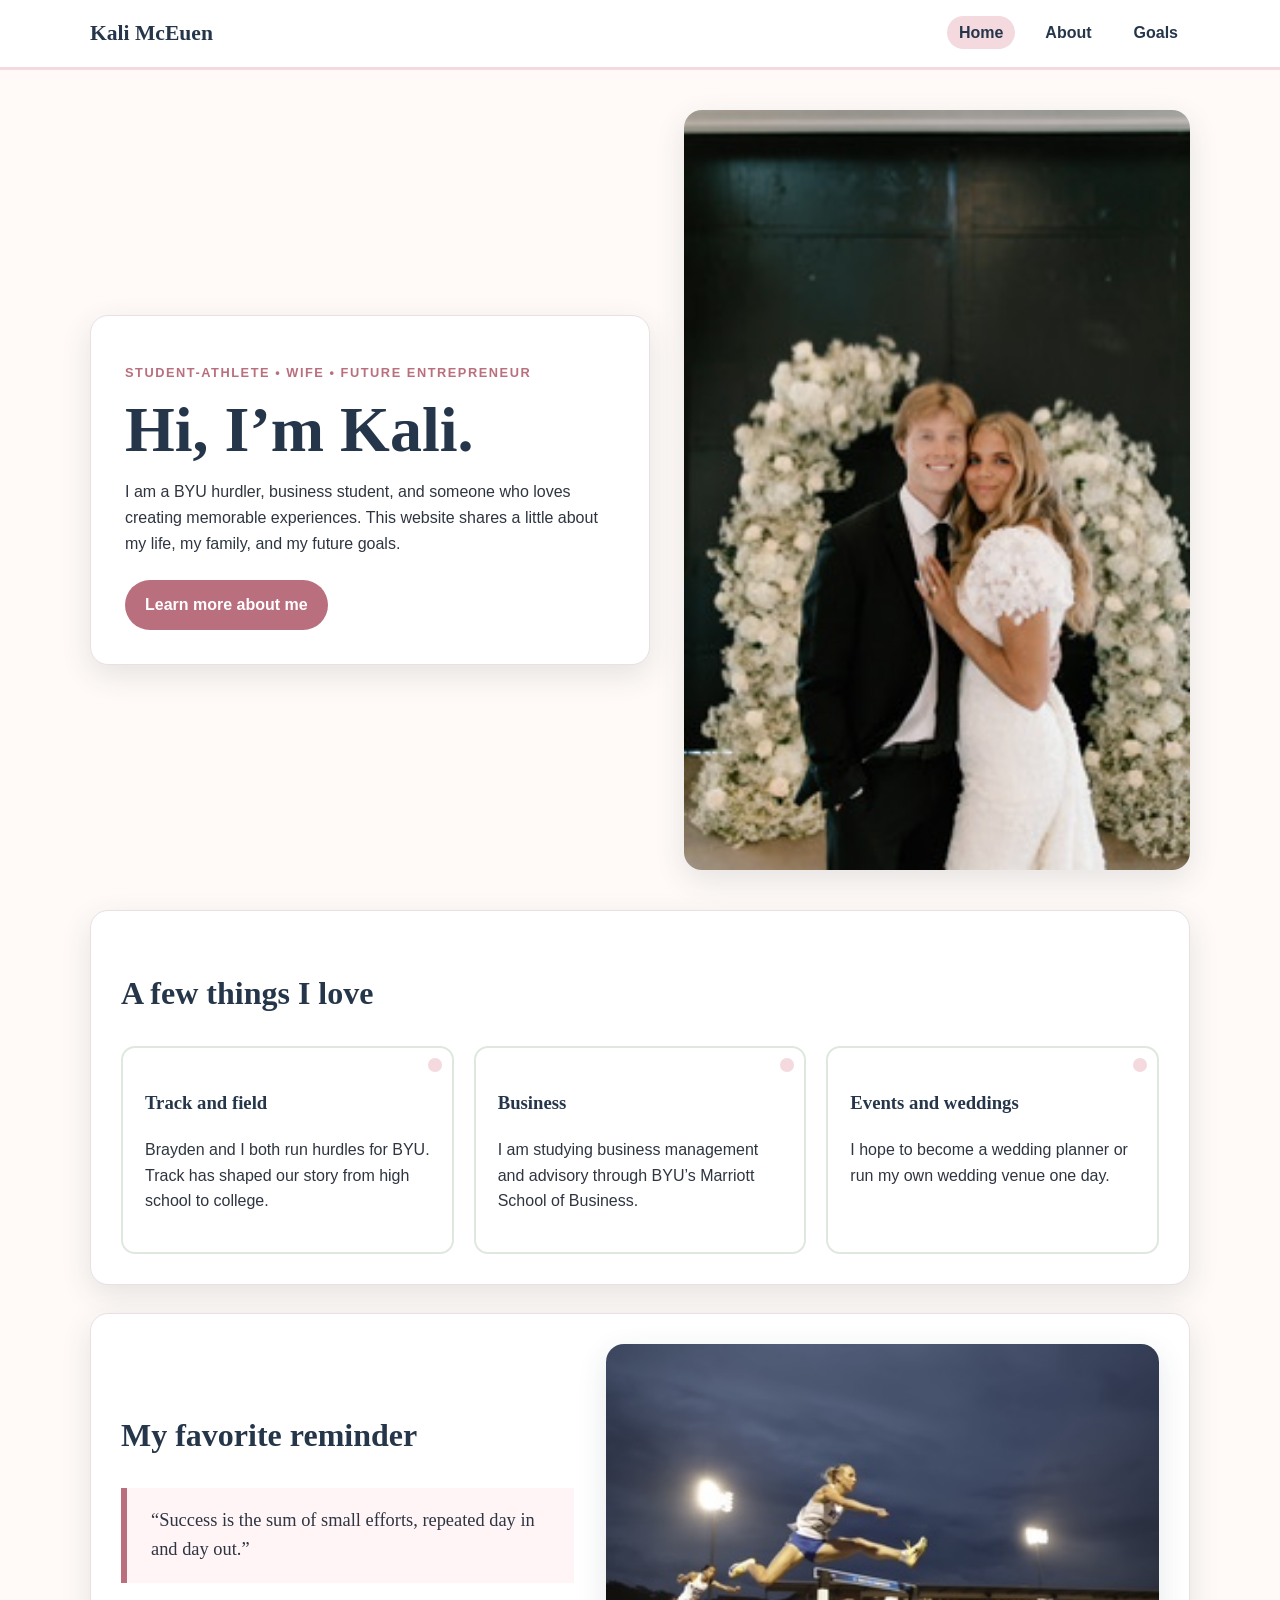
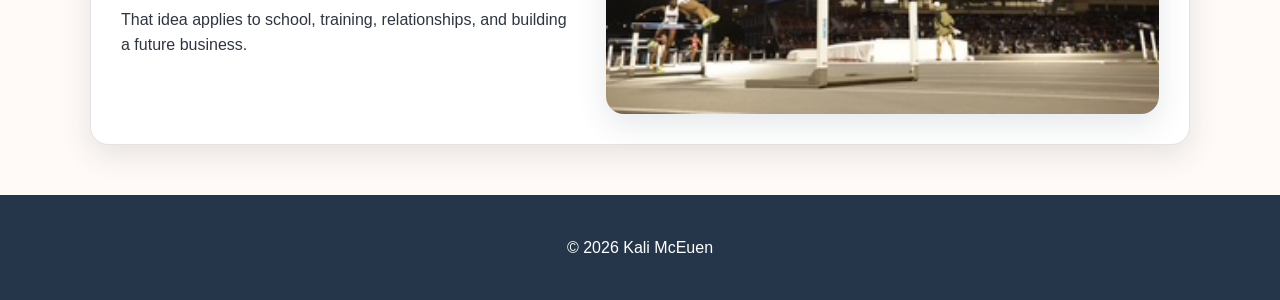
<file: index.html>
<!DOCTYPE html>
<html lang="en">
<head>
  <meta charset="UTF-8">
  <meta name="viewport" content="width=device-width, initial-scale=1.0">
  <meta name="description" content="Personal website for Kali McEuen, BYU student-athlete and future wedding entrepreneur.">
  <title>Kali McEuen | Home</title>
  <link rel="stylesheet" href="styles.css">
</head>
<body>
  <header>
    <div class="nav-wrap">
      <a class="logo" href="index.html">Kali McEuen</a>
      <nav aria-label="Main navigation">
        <ul>
          <li><a class="active" href="index.html">Home</a></li>
          <li><a href="about.html">About</a></li>
          <li><a href="goals.html">Goals</a></li>
        </ul>
      </nav>
    </div>
  </header>

  <section class="hero">
    <div class="hero-copy">
      <p class="eyebrow">Student-athlete • Wife • Future entrepreneur</p>
      <h1>Hi, I’m Kali.</h1>
      <p>I am a BYU hurdler, business student, and someone who loves creating memorable experiences. This website shares a little about my life, my family, and my future goals.</p>
      <a class="button" href="about.html">Learn more about me</a>
    </div>
    <img src="wedding.png" alt="Kali and Brayden dressed for their wedding">
  </section>

  <main>
    <section class="section">
      <h2>A few things I love</h2>
      <div class="cards">
        <article class="card">
          <h3>Track and field</h3>
          <p>Brayden and I both run hurdles for BYU. Track has shaped our story from high school to college.</p>
        </article>
        <article class="card">
          <h3>Business</h3>
          <p>I am studying business management and advisory through BYU’s Marriott School of Business.</p>
        </article>
        <article class="card">
          <h3>Events and weddings</h3>
          <p>I hope to become a wedding planner or run my own wedding venue one day.</p>
        </article>
      </div>
    </section>

    <section class="section two-column">
      <div>
        <h2>My favorite reminder</h2>
        <blockquote>“Success is the sum of small efforts, repeated day in and day out.”</blockquote>
        <p>That idea applies to school, training, relationships, and building a future business.</p>
      </div>
      <img class="feature-image" src="hurdles.png" alt="Kali competing in the hurdles at a track meet">
    </section>
  </main>

  <footer>
    <p>&copy; 2026 Kali McEuen</p>
  </footer>
</body>
</html>
</file>
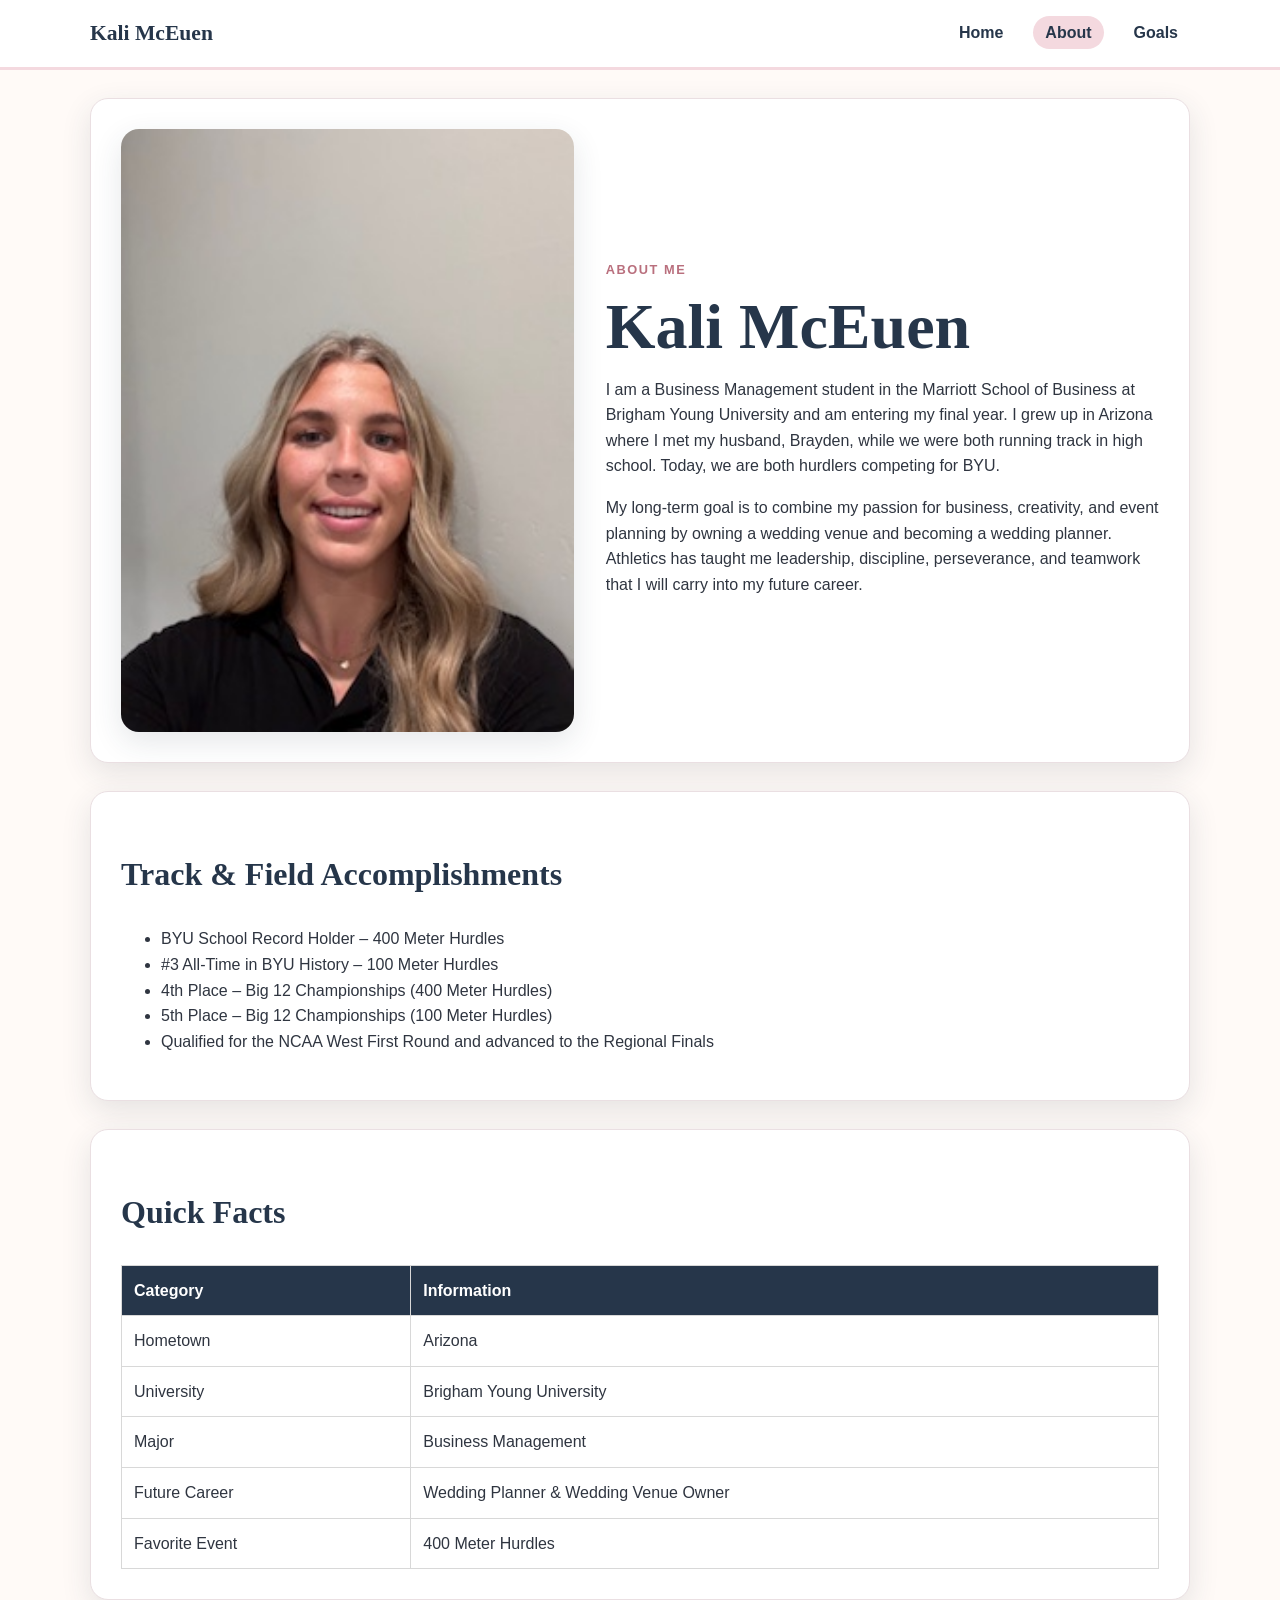
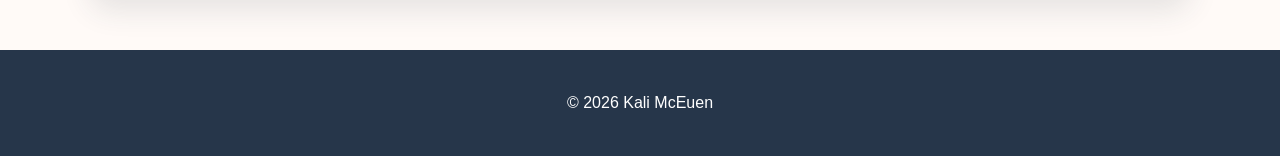
<file: about.html>
<!DOCTYPE html>
<html lang="en">
<head>
<meta charset="UTF-8">
<meta name="viewport" content="width=device-width, initial-scale=1.0">
<title>Kali McEuen | About</title>
<link rel="stylesheet" href="styles.css">
</head>
<body>

<header>
<div class="nav-wrap">
<a class="logo" href="index.html">Kali McEuen</a>
<nav>
<ul>
<li><a href="index.html">Home</a></li>
<li><a class="active" href="about.html">About</a></li>
<li><a href="goals.html">Goals</a></li>
</ul>
</nav>
</div>
</header>

<main>

<section class="section two-column">

<img class="feature-image" src="headshot.png" alt="Portrait of Kali McEuen">

<div>
<p class="eyebrow">About Me</p>

<h1>Kali McEuen</h1>

<p>
I am a Business Management student in the Marriott School of Business at Brigham Young University and am entering my final year. I grew up in Arizona where I met my husband, Brayden, while we were both running track in high school. Today, we are both hurdlers competing for BYU.
</p>

<p>
My long-term goal is to combine my passion for business, creativity, and event planning by owning a wedding venue and becoming a wedding planner. Athletics has taught me leadership, discipline, perseverance, and teamwork that I will carry into my future career.
</p>
</div>

</section>

<section class="section">
<h2>Track &amp; Field Accomplishments</h2>

<ul>
<li>BYU School Record Holder – 400 Meter Hurdles</li>
<li>#3 All-Time in BYU History – 100 Meter Hurdles</li>
<li>4th Place – Big 12 Championships (400 Meter Hurdles)</li>
<li>5th Place – Big 12 Championships (100 Meter Hurdles)</li>
<li>Qualified for the NCAA West First Round and advanced to the Regional Finals</li>
</ul>

</section>

<section class="section">

<h2>Quick Facts</h2>

<table>
<tr><th>Category</th><th>Information</th></tr>
<tr><td>Hometown</td><td>Arizona</td></tr>
<tr><td>University</td><td>Brigham Young University</td></tr>
<tr><td>Major</td><td>Business Management</td></tr>
<tr><td>Future Career</td><td>Wedding Planner &amp; Wedding Venue Owner</td></tr>
<tr><td>Favorite Event</td><td>400 Meter Hurdles</td></tr>
</table>

</section>

</main>

<footer>
<p>&copy; 2026 Kali McEuen</p>
</footer>

</body>
</html>
</file>
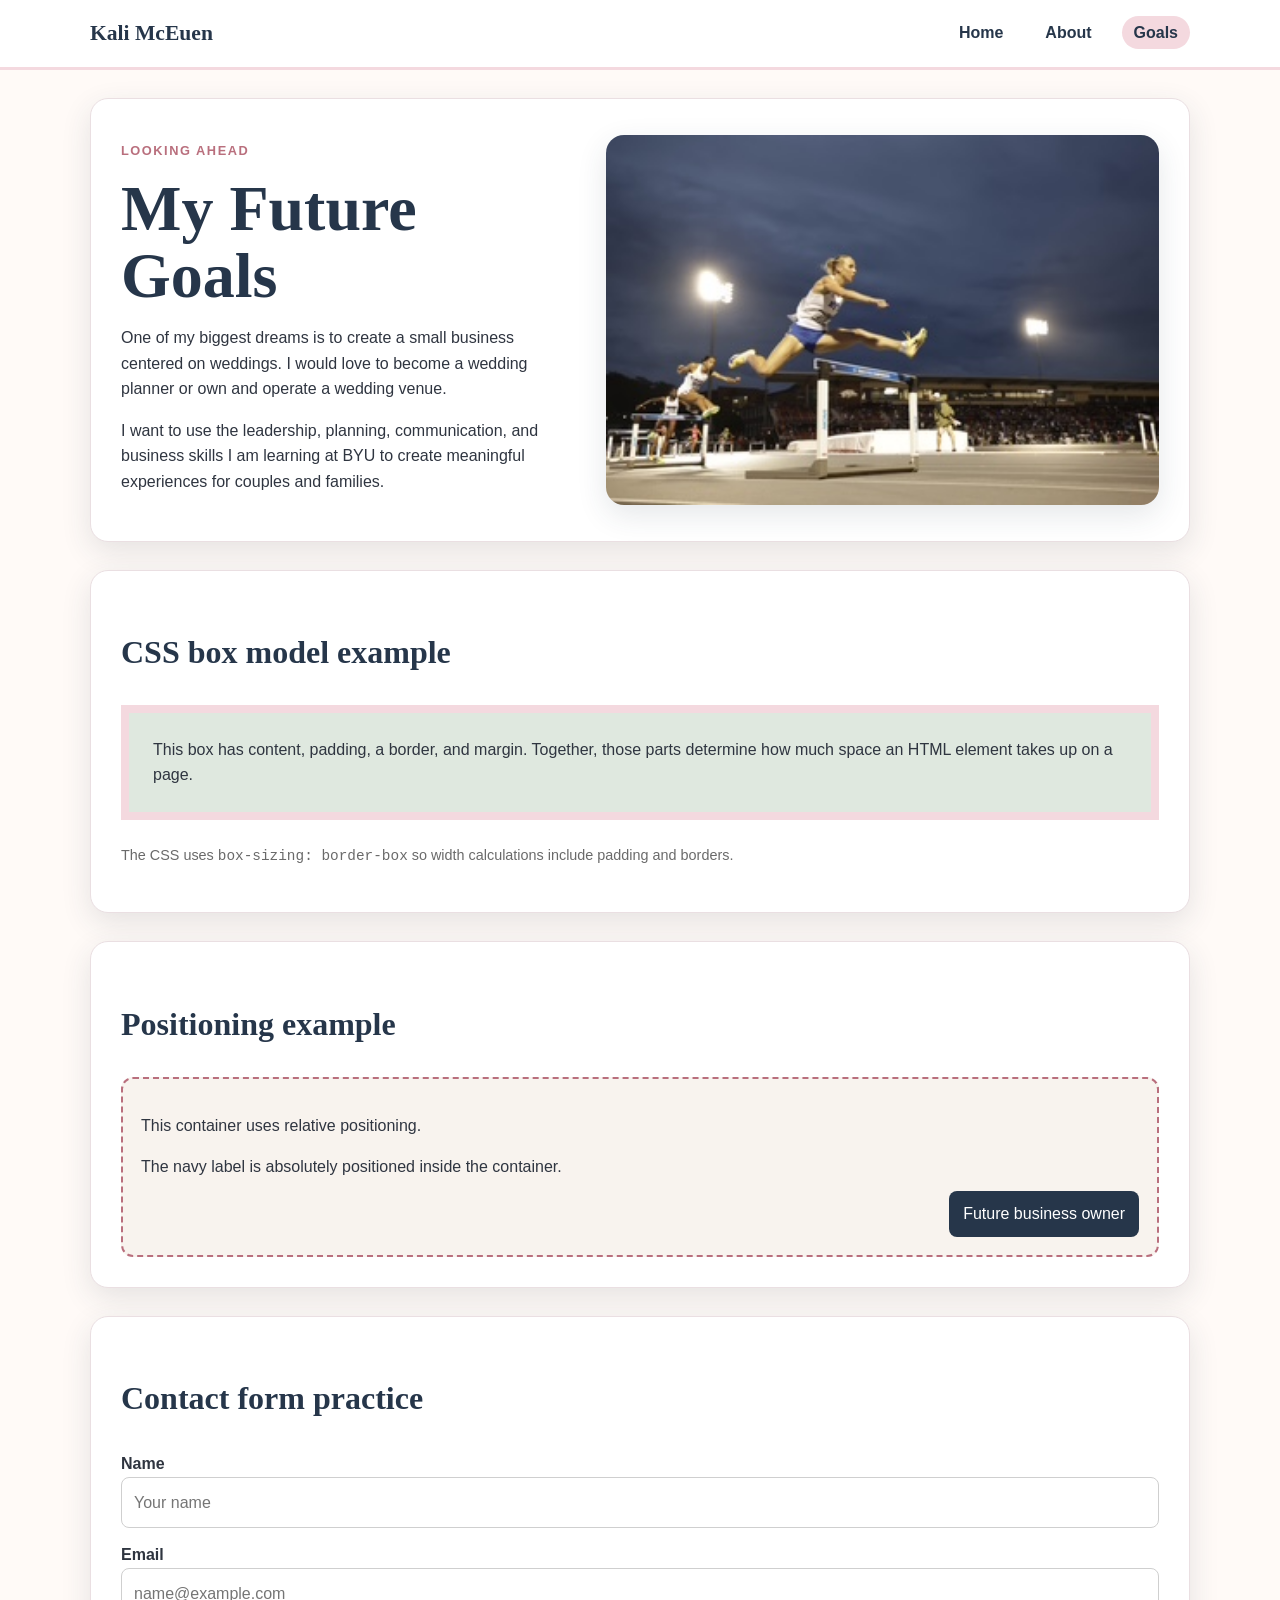
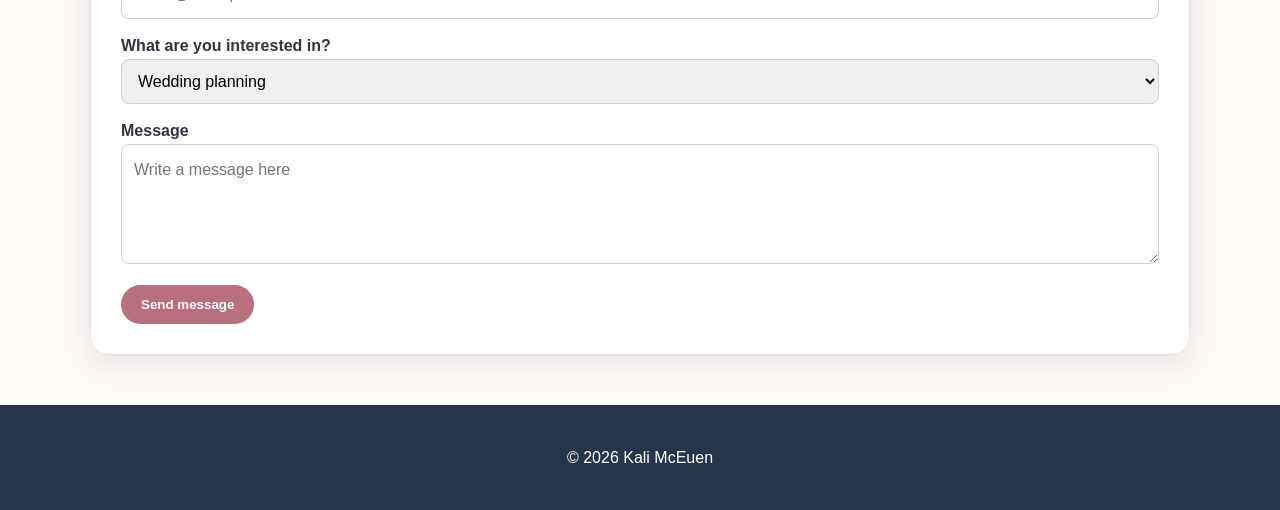
<file: goals.html>
<!DOCTYPE html>
<html lang="en">
<head>
  <meta charset="UTF-8">
  <meta name="viewport" content="width=device-width, initial-scale=1.0">
  <title>Kali McEuen | Goals</title>
  <link rel="stylesheet" href="styles.css">
</head>
<body>
  <header>
    <div class="nav-wrap">
      <a class="logo" href="index.html">Kali McEuen</a>
      <nav aria-label="Main navigation">
        <ul>
          <li><a href="index.html">Home</a></li>
          <li><a href="about.html">About</a></li>
          <li><a class="active" href="goals.html">Goals</a></li>
        </ul>
      </nav>
    </div>
  </header>

  <main>
    <section class="section two-column">
      <div>
        <p class="eyebrow">Looking ahead</p>
        <h1>My Future Goals</h1>
        <p>One of my biggest dreams is to create a small business centered on weddings. I would love to become a wedding planner or own and operate a wedding venue.</p>
        <p>I want to use the leadership, planning, communication, and business skills I am learning at BYU to create meaningful experiences for couples and families.</p>
      </div>
      <img class="feature-image" src="hurdles.png" alt="Kali clearing a hurdle during a track competition">
    </section>

    <section class="section">
      <h2>CSS box model example</h2>
      <div class="box-model-demo">
        This box has content, padding, a border, and margin. Together, those parts determine how much space an HTML element takes up on a page.
      </div>
      <p class="small-note">The CSS uses <code>box-sizing: border-box</code> so width calculations include padding and borders.</p>
    </section>

    <section class="section">
      <h2>Positioning example</h2>
      <div class="position-demo">
        <p>This container uses relative positioning.</p>
        <p>The navy label is absolutely positioned inside the container.</p>
        <span class="badge">Future business owner</span>
      </div>
    </section>

    <section class="section">
      <h2>Contact form practice</h2>
      <form action="#" method="post">
        <div>
          <label for="name">Name</label>
          <input id="name" name="name" type="text" placeholder="Your name">
        </div>
        <div>
          <label for="email">Email</label>
          <input id="email" name="email" type="email" placeholder="name@example.com">
        </div>
        <div>
          <label for="interest">What are you interested in?</label>
          <select id="interest" name="interest">
            <option>Wedding planning</option>
            <option>Venue ideas</option>
            <option>Track and field</option>
            <option>Business</option>
          </select>
        </div>
        <div>
          <label for="message">Message</label>
          <textarea id="message" name="message" placeholder="Write a message here"></textarea>
        </div>
        <button type="submit">Send message</button>
      </form>
    </section>
  </main>

  <footer>
    <p>&copy; 2026 Kali McEuen</p>
  </footer>
</body>
</html>
</file>
<file: styles.css>
:root {
  --cream: #fffaf7;
  --blush: #f4d9df;
  --rose: #b96f7d;
  --navy: #26364a;
  --sage: #dfe8df;
  --white: #ffffff;
  --shadow: 0 10px 30px rgba(38, 54, 74, 0.12);
}

* {
  box-sizing: border-box;
}

html {
  scroll-behavior: smooth;
}

body {
  margin: 0;
  font-family: Arial, Helvetica, sans-serif;
  line-height: 1.6;
  background: var(--cream);
  color: #2f3540;
}

header {
  background: var(--white);
  border-bottom: 3px solid var(--blush);
  position: sticky;
  top: 0;
  z-index: 10;
}

.nav-wrap {
  width: min(1100px, 92%);
  margin: 0 auto;
  display: flex;
  align-items: center;
  justify-content: space-between;
  gap: 20px;
  padding: 16px 0;
}

.logo {
  font-family: Georgia, 'Times New Roman', serif;
  font-size: 1.35rem;
  color: var(--navy);
  text-decoration: none;
  font-weight: bold;
}

nav ul {
  list-style: none;
  display: flex;
  gap: 18px;
  padding: 0;
  margin: 0;
}

nav a {
  color: var(--navy);
  text-decoration: none;
  font-weight: 700;
  padding: 8px 12px;
  border-radius: 20px;
}

nav a:hover,
nav a.active {
  background: var(--blush);
}

.hero {
  width: min(1100px, 92%);
  margin: 40px auto;
  display: grid;
  grid-template-columns: 1.05fr 0.95fr;
  gap: 34px;
  align-items: center;
}

.hero img,
.feature-image {
  width: 100%;
  display: block;
  border-radius: 18px;
  box-shadow: var(--shadow);
}

.hero-copy {
  background: var(--white);
  padding: 34px;
  border: 1px solid #eadfe2;
  border-radius: 18px;
  box-shadow: var(--shadow);
}

.eyebrow {
  text-transform: uppercase;
  letter-spacing: 0.12em;
  font-size: 0.8rem;
  color: var(--rose);
  font-weight: 700;
}

h1,
h2,
h3 {
  font-family: Georgia, 'Times New Roman', serif;
  color: var(--navy);
}

h1 {
  font-size: clamp(2.2rem, 5vw, 4rem);
  line-height: 1.05;
  margin: 10px 0 16px;
}

h2 {
  font-size: 2rem;
}

.button {
  display: inline-block;
  background: var(--rose);
  color: white;
  text-decoration: none;
  padding: 12px 20px;
  border-radius: 999px;
  font-weight: 700;
  margin-top: 8px;
}

.button:hover {
  background: #9d5967;
}

main {
  width: min(1100px, 92%);
  margin: 0 auto 50px;
}

.section {
  background: var(--white);
  margin: 28px 0;
  padding: 30px;
  border-radius: 18px;
  border: 1px solid #eadfe2;
  box-shadow: var(--shadow);
}

.two-column {
  display: grid;
  grid-template-columns: 0.9fr 1.1fr;
  gap: 32px;
  align-items: center;
}

.cards {
  display: grid;
  grid-template-columns: repeat(3, 1fr);
  gap: 20px;
}

.card {
  background: #fff;
  border: 2px solid var(--sage);
  padding: 22px;
  border-radius: 14px;
  position: relative;
}

.card::after {
  content: '';
  position: absolute;
  top: 10px;
  right: 10px;
  width: 14px;
  height: 14px;
  border-radius: 50%;
  background: var(--blush);
}

blockquote {
  margin: 24px 0;
  padding: 18px 24px;
  border-left: 6px solid var(--rose);
  background: #fff5f7;
  font-family: Georgia, 'Times New Roman', serif;
  font-size: 1.15rem;
}

table {
  width: 100%;
  border-collapse: collapse;
  margin-top: 15px;
}

th,
td {
  border: 1px solid #d8d8d8;
  padding: 12px;
  text-align: left;
}

th {
  background: var(--navy);
  color: white;
}

form {
  display: grid;
  gap: 14px;
}

label {
  font-weight: 700;
}

input,
textarea,
select {
  width: 100%;
  padding: 12px;
  border: 1px solid #cfcfcf;
  border-radius: 8px;
  font: inherit;
}

textarea {
  min-height: 120px;
}

button {
  width: fit-content;
  border: 0;
  background: var(--rose);
  color: white;
  font-weight: 700;
  padding: 12px 20px;
  border-radius: 999px;
  cursor: pointer;
}

.box-model-demo {
  background: var(--sage);
  border: 8px solid var(--blush);
  padding: 24px;
  margin: 24px 0;
}

.position-demo {
  position: relative;
  min-height: 180px;
  background: #f8f3ee;
  border: 2px dashed var(--rose);
  border-radius: 12px;
  padding: 18px;
}

.position-demo .badge {
  position: absolute;
  right: 18px;
  bottom: 18px;
  background: var(--navy);
  color: white;
  padding: 10px 14px;
  border-radius: 8px;
}

footer {
  background: var(--navy);
  color: white;
  text-align: center;
  padding: 24px;
}

.small-note {
  font-size: 0.9rem;
  color: #6a6a6a;
}

@media (max-width: 780px) {
  .nav-wrap,
  nav ul {
    flex-direction: column;
  }

  .hero,
  .two-column,
  .cards {
    grid-template-columns: 1fr;
  }
}
</file>
